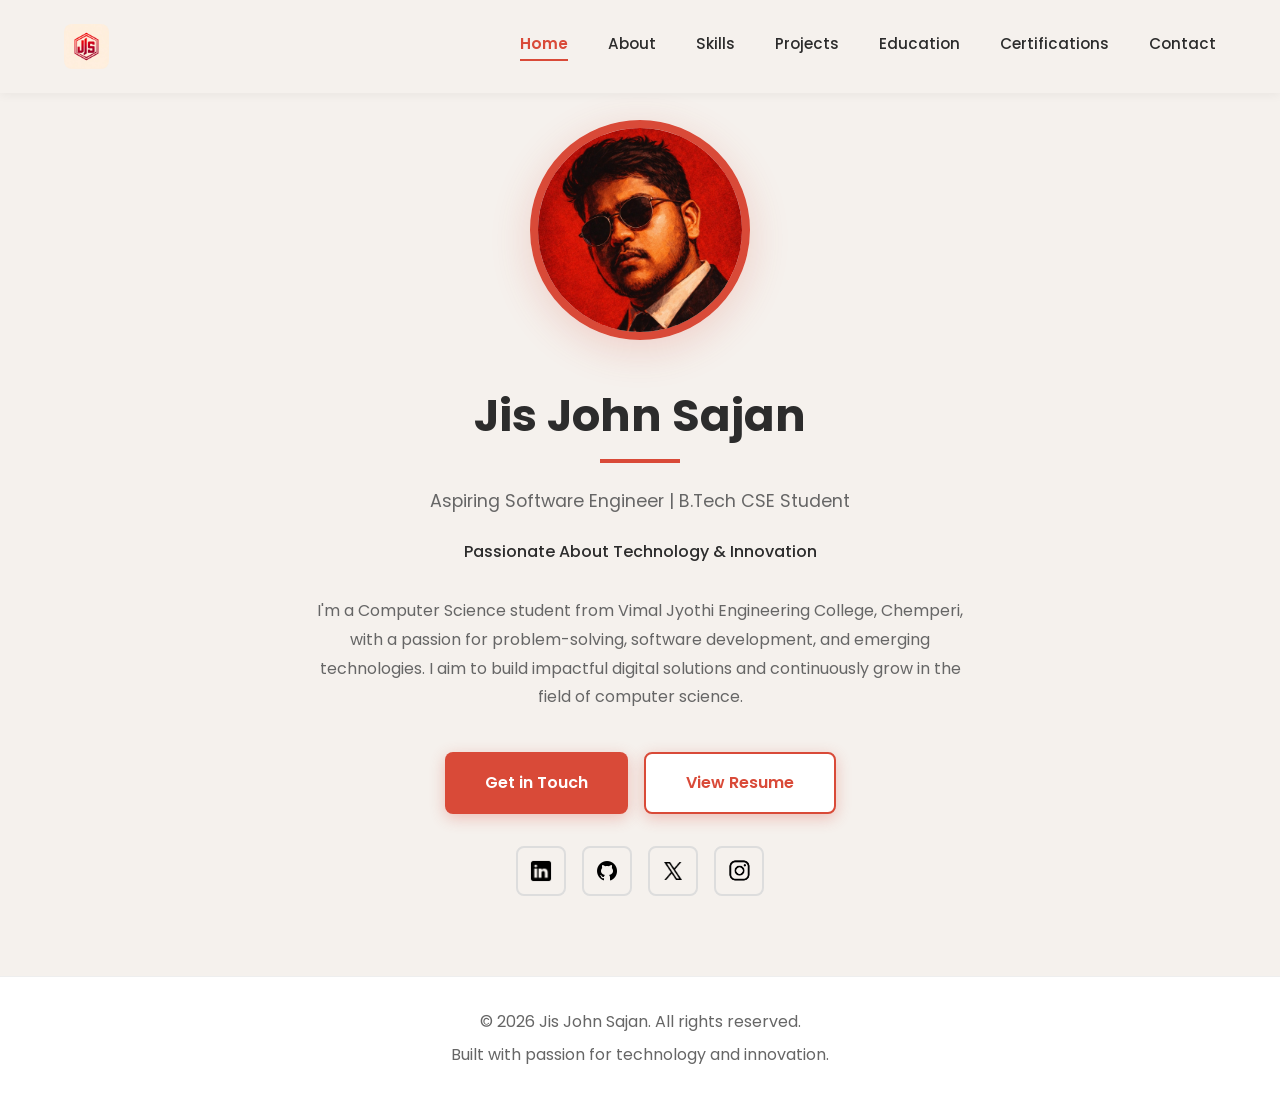
<file: index.html>
<!DOCTYPE html>
<html lang="en">
<head>
    <meta charset="UTF-8">
    <meta name="viewport" content="width=device-width, initial-scale=1.0">
    <title>Jis John Sajan - Home</title>
    <link href="https://fonts.googleapis.com/css2?family=Poppins:wght@300;400;500;600;700&display=swap" rel="stylesheet">
    <link rel="stylesheet" href="https://cdnjs.cloudflare.com/ajax/libs/font-awesome/6.4.0/css/all.min.css">
    <link rel="stylesheet" href="style.css">
</head>
<body>
    <header>
        <img src="logo.png" alt="JJS Logo" class="logo">
        <nav>
            <a href="index.html" class="active">Home</a>
            <a href="about.html">About</a>
            <a href="skills.html">Skills</a>
            <a href="projects.html">Projects</a>
            <a href="education.html">Education</a>
            <a href="certifications.html">Certifications</a>
            <a href="contact.html">Contact</a>
        </nav>
        <div class="menu-toggle">
            <span></span>
            <span></span>
            <span></span>
        </div>
    </header>

    <section class="hero">
        <img src="main.jpeg" alt="Jis John Sajan" class="profile-image">
        <h1>Jis John Sajan</h1>
        <div class="title-underline"></div>
        <p class="subtitle">Aspiring Software Engineer | B.Tech CSE Student</p>
        <p class="tagline">Passionate About Technology &amp; Innovation</p>
        <p class="hero-description">
            I'm a Computer Science student from Vimal Jyothi Engineering College, Chemperi, with a passion for problem-solving, software development, and emerging technologies. I aim to build impactful digital solutions and continuously grow in the field of computer science.
        </p>
        <div style="display: flex; gap: 1rem; justify-content: center; flex-wrap: wrap;">
            <a href="contact.html" class="cta-button">Get in Touch</a>
            
            <a href="Jis_John_Sajan_Resume.pdf" class="cta-button cta-button-secondary" download>View Resume</a>
        </div>
        <div class="social-links">
            <a href="https://www.linkedin.com/in/jis-john-sajan-4ab8382ab/" target="_blank" class="social-icon">
                <img src="icons8-linkedin-50.png" width="24" height="24" alt="LinkedIn">
            </a>
            <a href="https://github.com/jisjohnsajan" target="_blank" class="social-icon">
                <img src="icons8-github-96.png" width="24" height="24" alt="GitHub">
            </a>
            <a href="https://x.com/jis_johnny" target="_blank" class="social-icon">
                <img src="icons8-x-64.png" width="24" height="24" alt="X (Twitter)">
            </a>
            <a href="https://www.instagram.com/absolutely_jis.johnny/" target="_blank" class="social-icon">
                <img src="instagram-logo-facebook-2-svgrepo-com.png" width="27" height="27" alt="Instagram">
            </a>
        </div>
    </section>

    <footer>
        <p>&copy; 2026 Jis John Sajan. All rights reserved.</p>
        <p>Built with passion for technology and innovation.</p>
    </footer>

    <script>
        const menuToggle = document.querySelector('.menu-toggle');
        const nav = document.querySelector('nav');
        menuToggle.addEventListener('click', () => { nav.classList.toggle('active'); });
        document.querySelectorAll('nav a').forEach(link => {
            link.addEventListener('click', () => { nav.classList.remove('active'); });
        });
    </script>
</body>
</html>
</file>
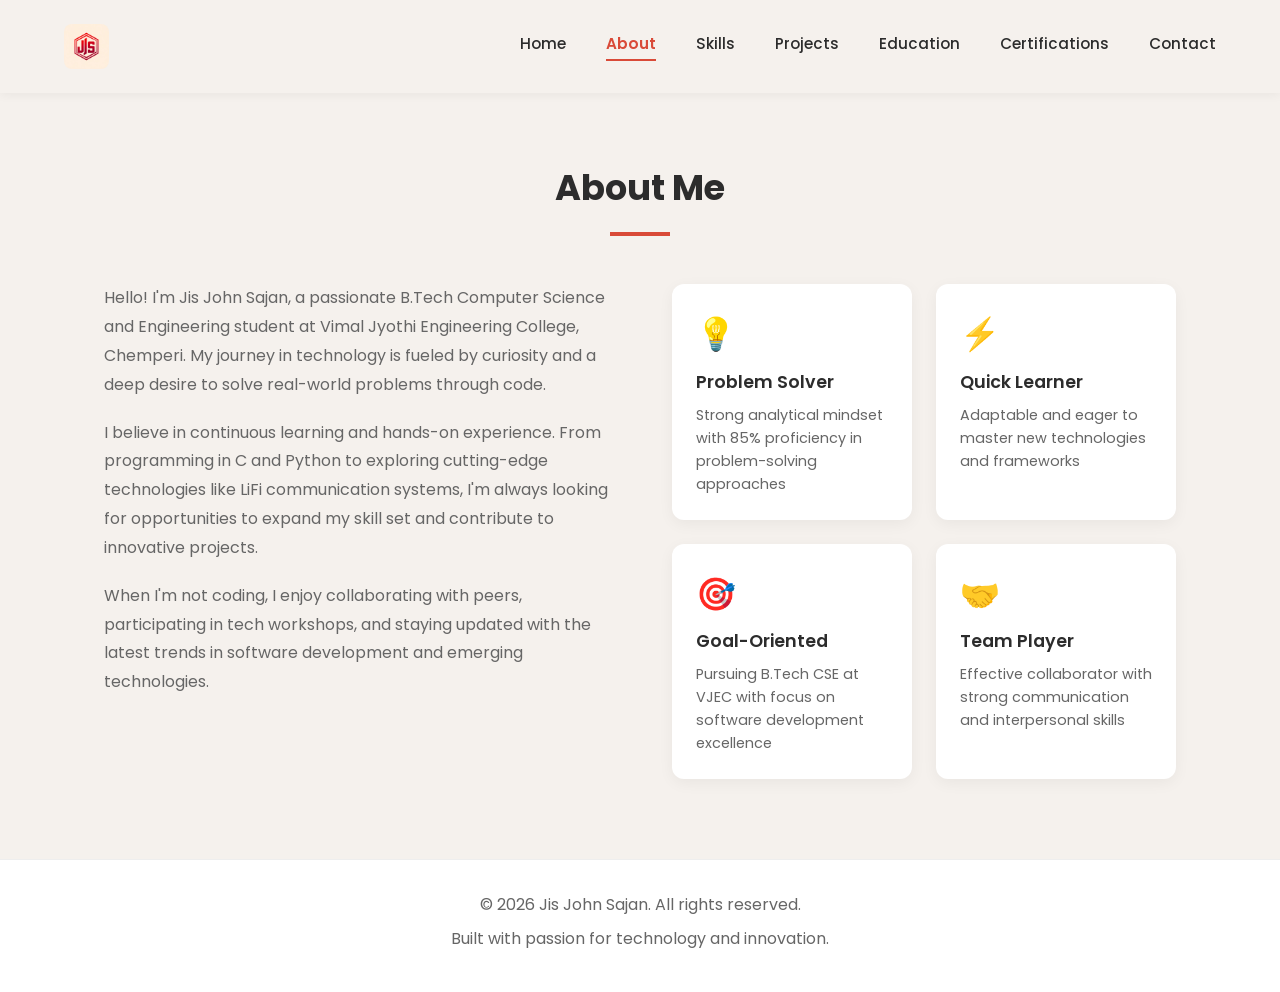
<file: about.html>
<!DOCTYPE html>
<html lang="en">
<head>
    <meta charset="UTF-8">
    <meta name="viewport" content="width=device-width, initial-scale=1.0">
    <title>Jis John Sajan - About</title>
    <link href="https://fonts.googleapis.com/css2?family=Poppins:wght@300;400;500;600;700&display=swap" rel="stylesheet">
    <link rel="stylesheet" href="https://cdnjs.cloudflare.com/ajax/libs/font-awesome/6.4.0/css/all.min.css">
    <link rel="stylesheet" href="style.css">
</head>
<body>
    <header>
        <img src="logo.png" alt="JJS Logo" class="logo">
        <nav>
            <a href="index.html">Home</a>
            <a href="about.html" class="active">About</a>
            <a href="skills.html">Skills</a>
            <a href="projects.html">Projects</a>
            <a href="education.html">Education</a>
            <a href="certifications.html">Certifications</a>
            <a href="contact.html">Contact</a>
        </nav>
        <div class="menu-toggle">
            <span></span>
            <span></span>
            <span></span>
        </div>
    </header>

    <section id="about">
        <h2 class="fade-in">About Me</h2>
        <div class="section-underline fade-in"></div>
        <div class="about-content">
            <div class="about-text fade-in">
                <p>
                    Hello! I'm Jis John Sajan, a passionate B.Tech Computer Science and Engineering student at Vimal Jyothi Engineering College, Chemperi. My journey in technology is fueled by curiosity and a deep desire to solve real-world problems through code.
                </p>
                <p>
                    I believe in continuous learning and hands-on experience. From programming in C and Python to exploring cutting-edge technologies like LiFi communication systems, I'm always looking for opportunities to expand my skill set and contribute to innovative projects.
                </p>
                <p>
                    When I'm not coding, I enjoy collaborating with peers, participating in tech workshops, and staying updated with the latest trends in software development and emerging technologies.
                </p>
            </div>
            <div class="highlights-grid fade-in">
                <div class="highlight-card">
                    <div class="highlight-icon">💡</div>
                    <h4>Problem Solver</h4>
                    <p>Strong analytical mindset with 85% proficiency in problem-solving approaches</p>
                </div>
                <div class="highlight-card">
                    <div class="highlight-icon">⚡</div>
                    <h4>Quick Learner</h4>
                    <p>Adaptable and eager to master new technologies and frameworks</p>
                </div>
                <div class="highlight-card">
                    <div class="highlight-icon">🎯</div>
                    <h4>Goal-Oriented</h4>
                    <p>Pursuing B.Tech CSE at VJEC with focus on software development excellence</p>
                </div>
                <div class="highlight-card">
                    <div class="highlight-icon">🤝</div>
                    <h4>Team Player</h4>
                    <p>Effective collaborator with strong communication and interpersonal skills</p>
                </div>
            </div>
        </div>
    </section>

    <footer>
        <p>&copy; 2026 Jis John Sajan. All rights reserved.</p>
        <p>Built with passion for technology and innovation.</p>
    </footer>

    <script>
        const menuToggle = document.querySelector('.menu-toggle');
        const nav = document.querySelector('nav');
        menuToggle.addEventListener('click', () => { nav.classList.toggle('active'); });
        document.querySelectorAll('nav a').forEach(link => {
            link.addEventListener('click', () => { nav.classList.remove('active'); });
        });
        document.querySelectorAll('.fade-in').forEach(el => {
            const observer = new IntersectionObserver((entries) => {
                entries.forEach(entry => { if (entry.isIntersecting) entry.target.classList.add('visible'); });
            }, { threshold: 0.1 });
            observer.observe(el);
        });
    </script>
</body>
</html>
</file>
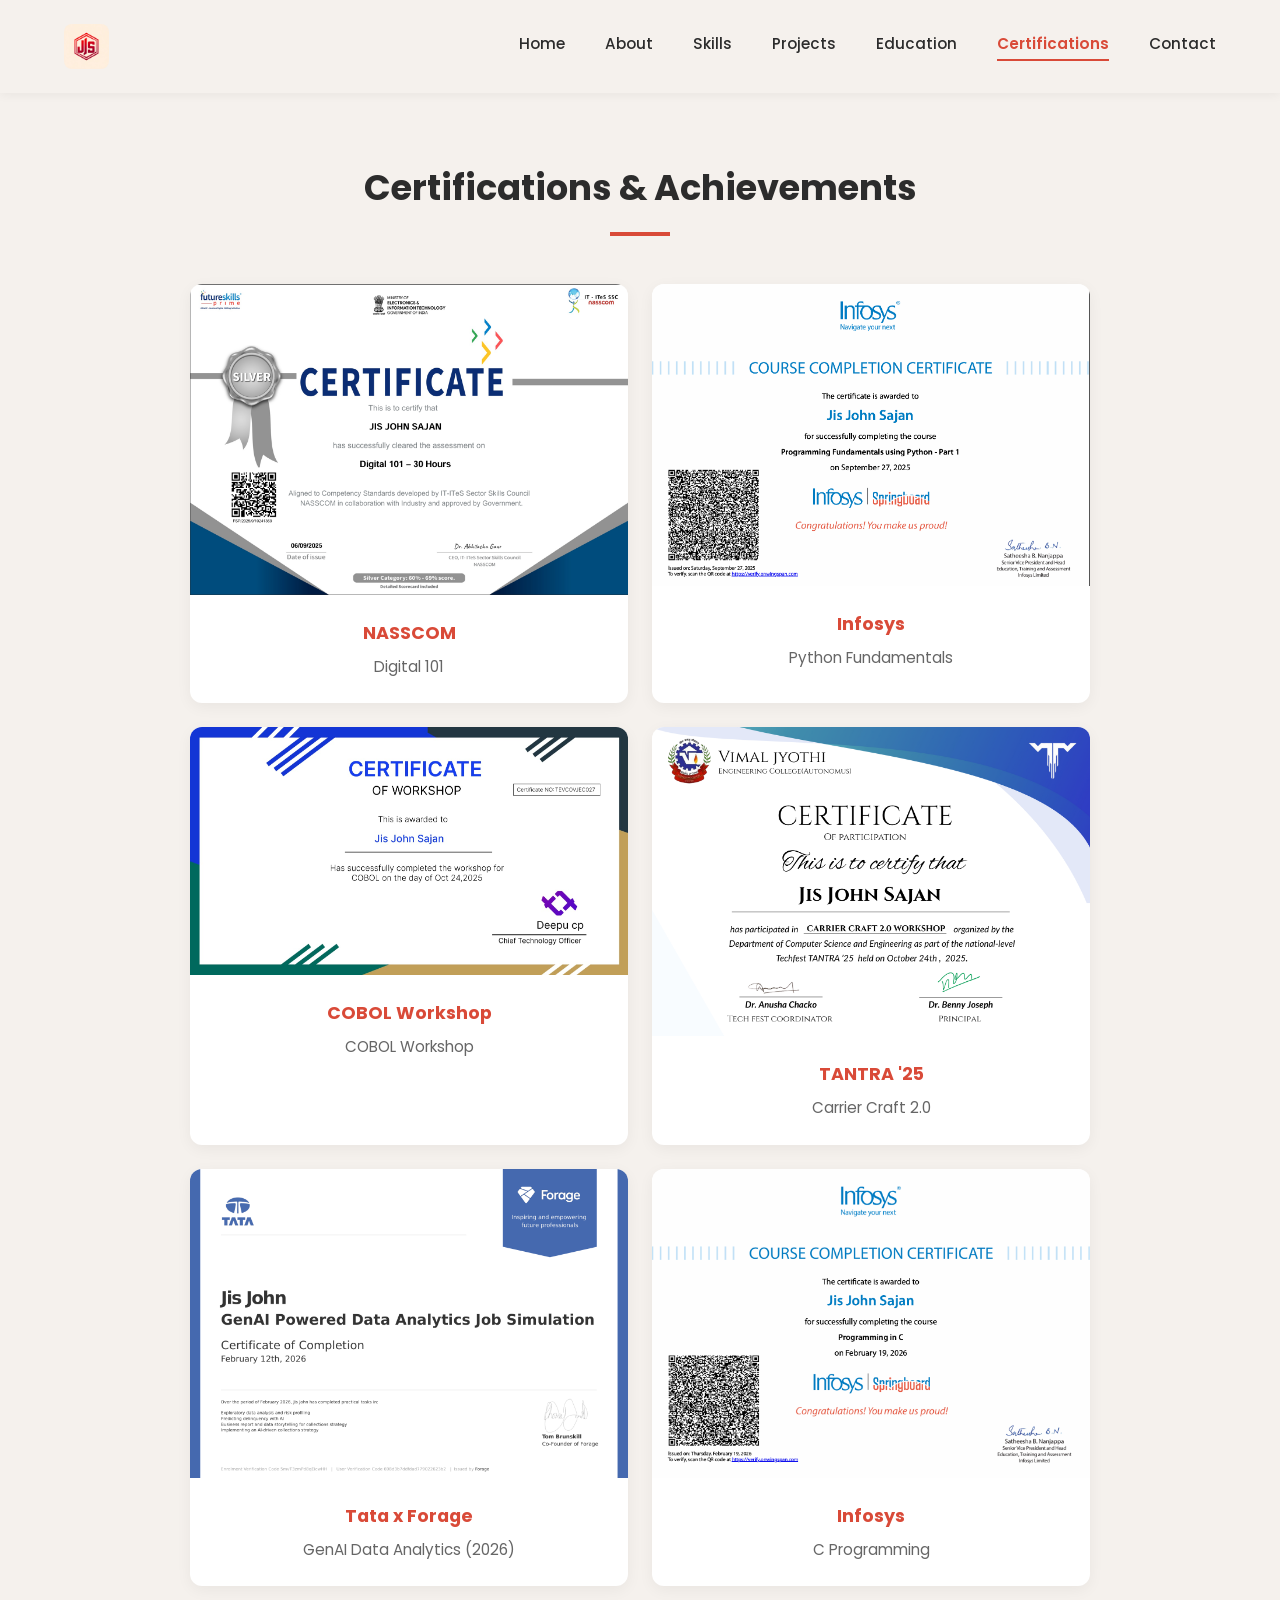
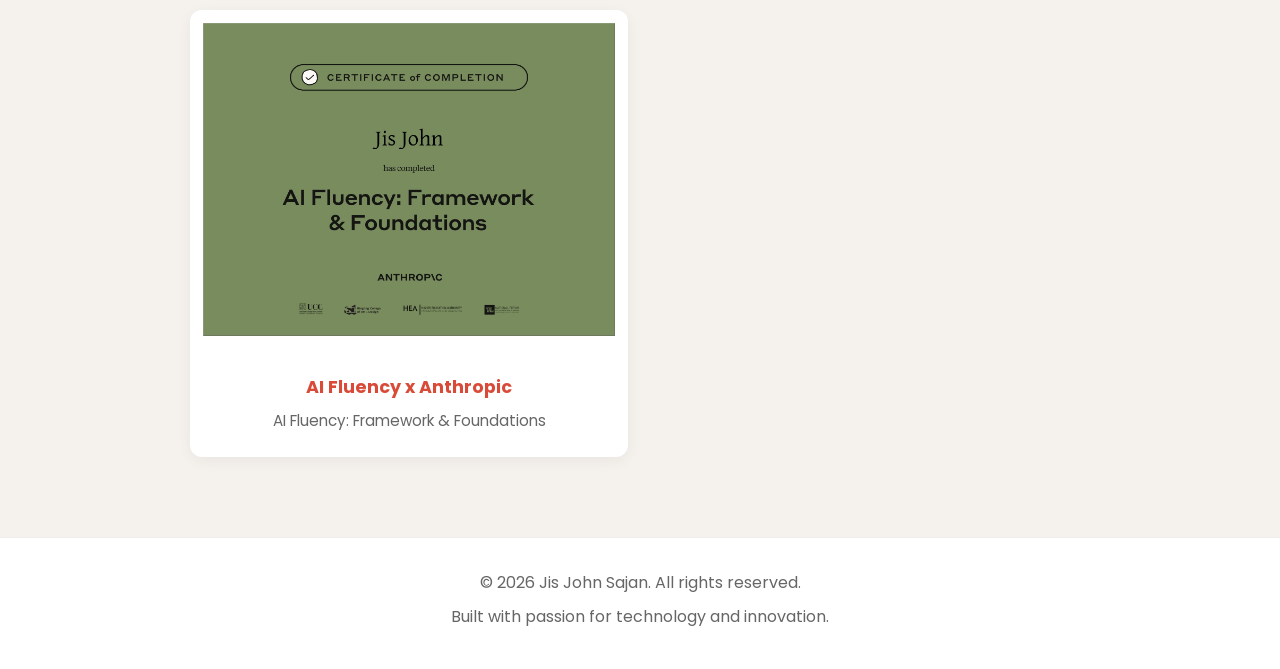
<file: certifications.html>
<!DOCTYPE html>
<html lang="en">
<head>
    <meta charset="UTF-8">
    <meta name="viewport" content="width=device-width, initial-scale=1.0">
    <title>Jis John Sajan - Certifications</title>
    <link href="https://fonts.googleapis.com/css2?family=Poppins:wght@300;400;500;600;700&display=swap" rel="stylesheet">
    <link rel="stylesheet" href="https://cdnjs.cloudflare.com/ajax/libs/font-awesome/6.4.0/css/all.min.css">
    <link rel="stylesheet" href="style.css">
</head>
<body>
    <header>
        <img src="logo.png" alt="JJS Logo" class="logo">
        <nav>
            <a href="index.html">Home</a>
            <a href="about.html">About</a>
            <a href="skills.html">Skills</a>
            <a href="projects.html">Projects</a>
            <a href="education.html">Education</a>
            <a href="certifications.html" class="active">Certifications</a>
            <a href="contact.html">Contact</a>
        </nav>
        <div class="menu-toggle">
            <span></span>
            <span></span>
            <span></span>
        </div>
    </header>

    <section id="certifications">
        <h2 class="fade-in">Certifications &amp; Achievements</h2>
        <div class="section-underline fade-in"></div>
        <div class="cert-grid">
            <div class="cert-card fade-in">
                <img src="cert-digital-101.png" alt="NASSCOM Digital 101 Certificate">
                <div class="cert-info">
                    <strong>NASSCOM</strong>
                    <p>Digital 101</p>
                </div>
            </div>
            <div class="cert-card fade-in">
                <img src="cert-infosys-python.png" alt="Infosys Springboard Python Certificate">
                <div class="cert-info">
                    <strong>Infosys</strong>
                    <p>Python Fundamentals</p>
                </div>
            </div>
            <div class="cert-card fade-in">
                <img src="cert-cobol.jpg" alt="COBOL Workshop Certificate">
                <div class="cert-info">
                    <strong>COBOL Workshop</strong>
                    <p>COBOL Workshop</p>
                </div>
            </div>
            <div class="cert-card fade-in">
                <img src="cert-carrier-craft.png" alt="Carrier Craft 2.0 Certificate">
                <div class="cert-info">
                    <strong>TANTRA '25</strong>
                    <p>Carrier Craft 2.0</p>
                </div>
            </div>
            <div class="cert-card fade-in">
                <img src="cert-tata-forage.png" alt="Tata Forage Certificate">
                <div class="cert-info">
                    <strong>Tata x Forage</strong>
                    <p>GenAI Data Analytics (2026)</p>
                </div>
            </div>
            <div class="cert-card fade-in">
                <img src="cert-infosys-c.png" alt="Infosys Springboard C Programming Certificate">
                <div class="cert-info">
                    <strong>Infosys</strong>
                    <p>C Programming</p>
                </div>
            </div>
            <div class="cert-card fade-in">
                <img src="ai-fluency.jpg" alt="AI Fluency Certificate">
                <div class="cert-info">
                    <strong>AI Fluency x Anthropic</strong>
                    <p>AI Fluency: Framework & Foundations</p>
                </div>
            </div>
        </div>
    </section>

    <footer>
        <p>&copy; 2026 Jis John Sajan. All rights reserved.</p>
        <p>Built with passion for technology and innovation.</p>
    </footer>

    <script>
        const menuToggle = document.querySelector('.menu-toggle');
        const nav = document.querySelector('nav');
        menuToggle.addEventListener('click', () => { nav.classList.toggle('active'); });
        document.querySelectorAll('nav a').forEach(link => {
            link.addEventListener('click', () => { nav.classList.remove('active'); });
        });
        document.querySelectorAll('.fade-in').forEach(el => {
            const observer = new IntersectionObserver((entries) => {
                entries.forEach(entry => { if (entry.isIntersecting) entry.target.classList.add('visible'); });
            }, { threshold: 0.1 });
            observer.observe(el);
        });
    </script>
</body>
</html>
</file>
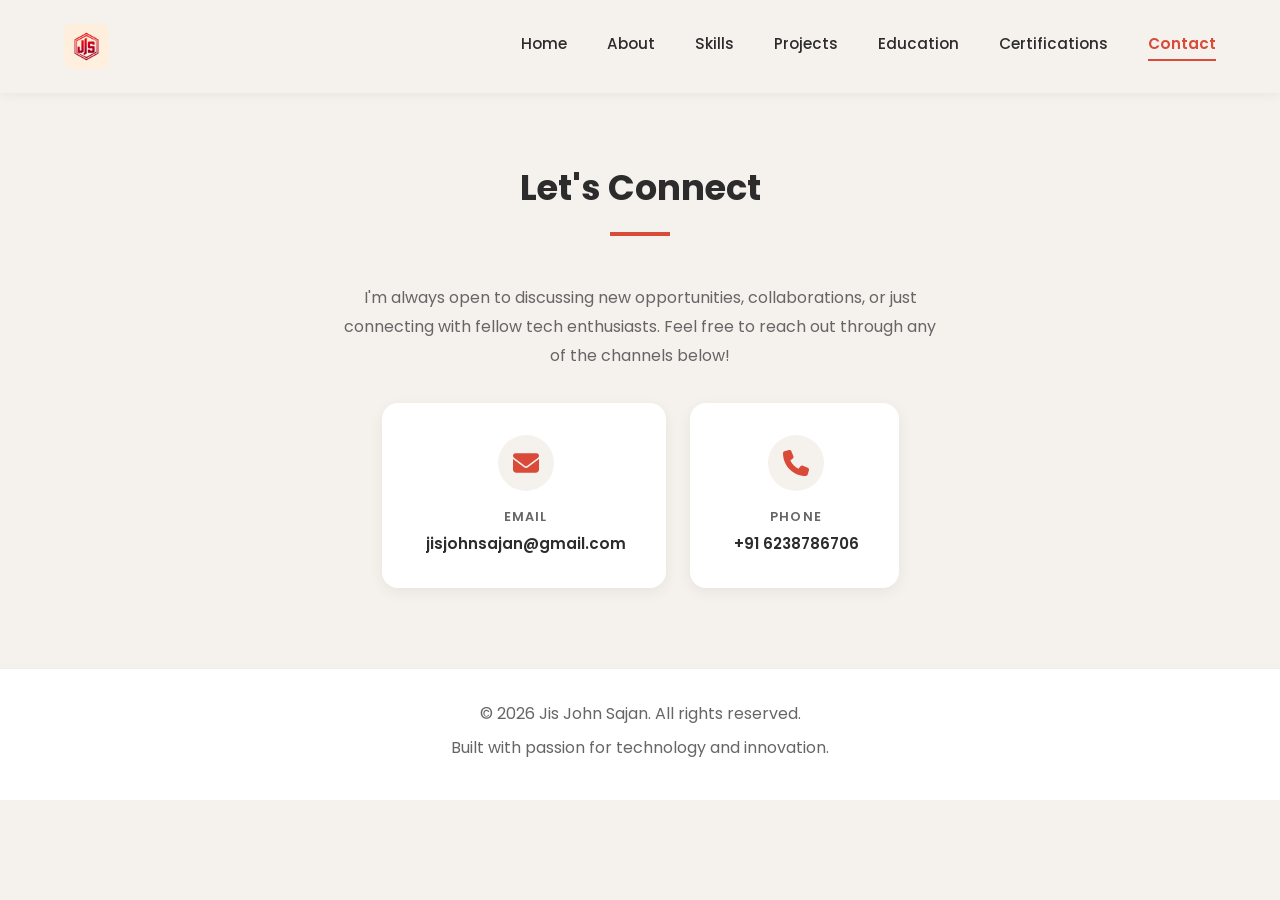
<file: contact.html>
<!DOCTYPE html>
<html lang="en">
<head>
    <meta charset="UTF-8">
    <meta name="viewport" content="width=device-width, initial-scale=1.0">
    <title>Jis John Sajan - Contact</title>
    <link href="https://fonts.googleapis.com/css2?family=Poppins:wght@300;400;500;600;700&display=swap" rel="stylesheet">
    <link rel="stylesheet" href="https://cdnjs.cloudflare.com/ajax/libs/font-awesome/6.4.0/css/all.min.css">
    <link rel="stylesheet" href="style.css">
</head>
<body>
    <header>
        <img src="logo.png" alt="JJS Logo" class="logo">
        <nav>
            <a href="index.html">Home</a>
            <a href="about.html">About</a>
            <a href="skills.html">Skills</a>
            <a href="projects.html">Projects</a>
            <a href="education.html">Education</a>
            <a href="certifications.html">Certifications</a>
            <a href="contact.html" class="active">Contact</a>
        </nav>
        <div class="menu-toggle">
            <span></span>
            <span></span>
            <span></span>
        </div>
    </header>

    <section id="contact">
        <h2 class="fade-in">Let's Connect</h2>
        <div class="section-underline fade-in"></div>
        <div class="contact-content fade-in">
            <p>
                I'm always open to discussing new opportunities, collaborations, or just connecting with fellow tech enthusiasts. Feel free to reach out through any of the channels below!
            </p>
            <div class="contact-links">

                <!-- Email Card -->
                <a href="mailto:jisjohnsajan@gmail.com" class="contact-card">
                    <div class="contact-icon-wrap">
                        <svg xmlns="http://www.w3.org/2000/svg" viewBox="0 0 512 512" fill="#d94a38" width="26" height="26">
                            <path d="M48 64C21.5 64 0 85.5 0 112c0 15.1 7.1 29.3 19.2 38.4L236.8 313.6c11.4 8.5 27 8.5 38.4 0L492.8 150.4c12.1-9.1 19.2-23.3 19.2-38.4c0-26.5-21.5-48-48-48L48 64zM0 176L0 384c0 35.3 28.7 64 64 64l384 0c35.3 0 64-28.7 64-64l0-208L294.4 339.2c-22.8 17.1-54 17.1-76.8 0L0 176z"/>
                        </svg>
                    </div>
                    <span class="contact-label">Email</span>
                    <span class="contact-value">jisjohnsajan@gmail.com</span>
                </a>

                <!-- Phone Card -->
                <a href="tel:+916238786706" class="contact-card">
                    <div class="contact-icon-wrap">
                        <svg xmlns="http://www.w3.org/2000/svg" viewBox="0 0 512 512" fill="#d94a38" width="26" height="26">
                            <path d="M164.9 24.6c-7.7-18.6-28-28.5-47.4-23.2l-88 24C11.1 30.6 0 46.3 0 64c0 247.4 200.6 448 448 448c17.7 0 33.4-11.1 38.6-27.5l24-88c5.3-19.4-4.6-39.7-23.2-47.4l-96-40c-16.3-6.8-35.2-2.1-46.3 11.6L304.7 368C234.3 334.7 177.3 277.7 144 207.3L193.3 167c13.7-11.2 18.4-30 11.6-46.3l-40-96z"/>
                        </svg>
                    </div>
                    <span class="contact-label">Phone</span>
                    <span class="contact-value">+91 6238786706</span>
                </a>

            </div>
        </div>
    </section>

    <footer>
        <p>&copy; 2026 Jis John Sajan. All rights reserved.</p>
        <p>Built with passion for technology and innovation.</p>
    </footer>

    <script>
        const menuToggle = document.querySelector('.menu-toggle');
        const nav = document.querySelector('nav');
        menuToggle.addEventListener('click', () => { nav.classList.toggle('active'); });
        document.querySelectorAll('nav a').forEach(link => {
            link.addEventListener('click', () => { nav.classList.remove('active'); });
        });
        document.querySelectorAll('.fade-in').forEach(el => {
            const observer = new IntersectionObserver((entries) => {
                entries.forEach(entry => { if (entry.isIntersecting) entry.target.classList.add('visible'); });
            }, { threshold: 0.1 });
            observer.observe(el);
        });
    </script>
</body>
</html>
</file>
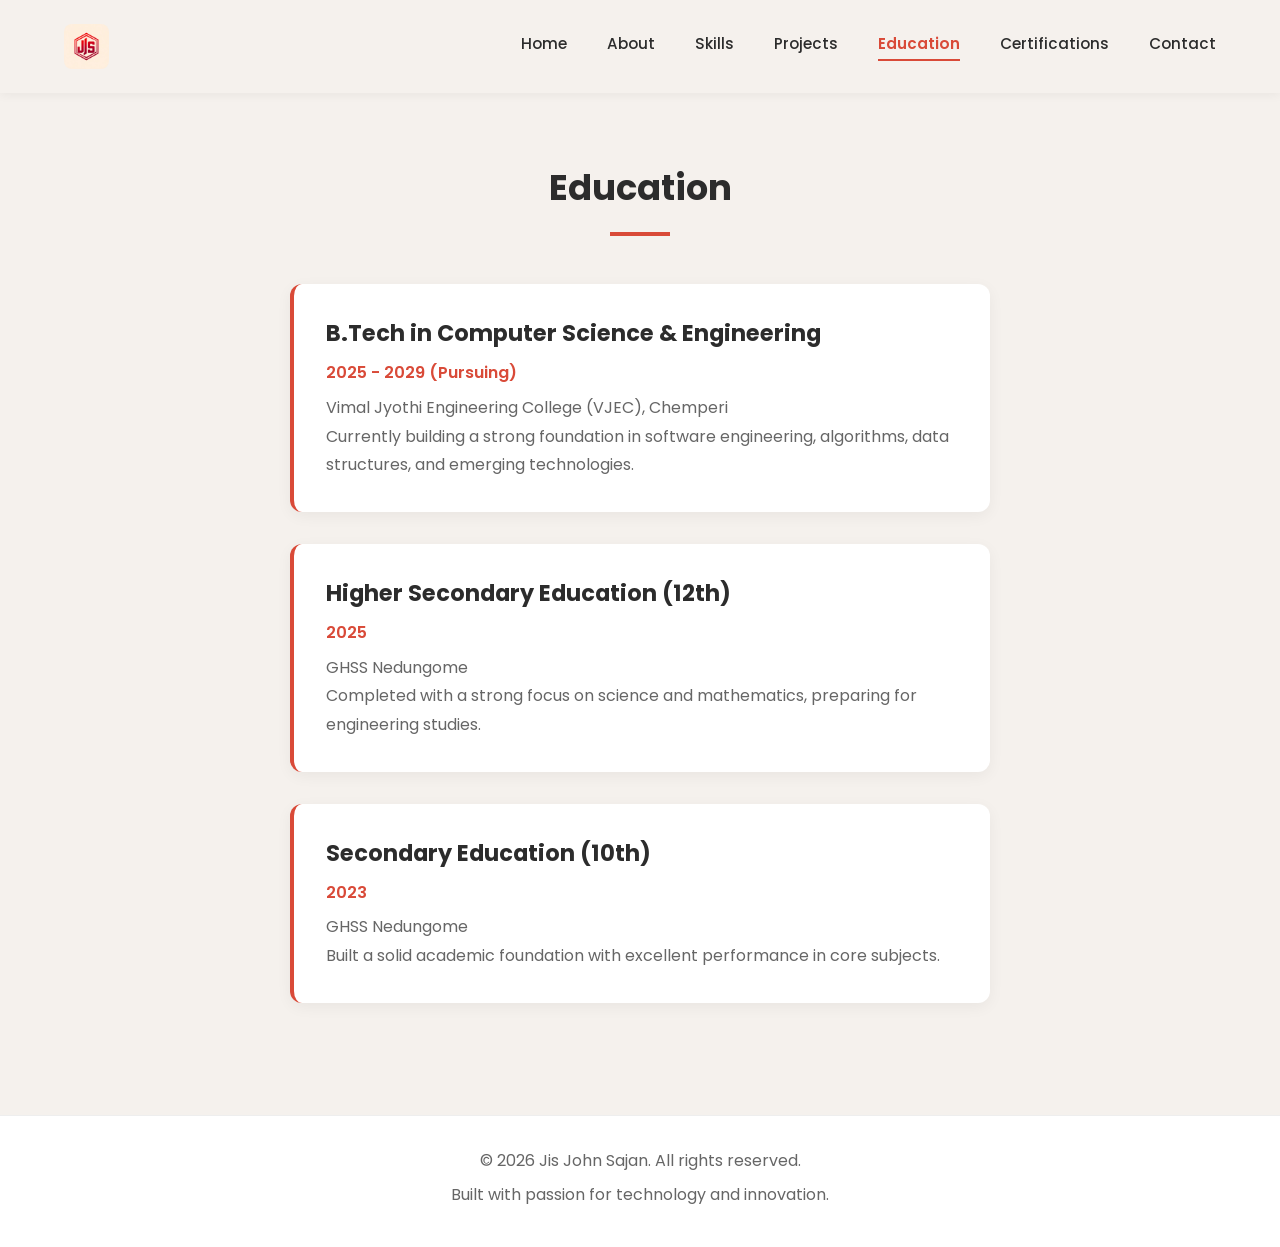
<file: education.html>
<!DOCTYPE html>
<html lang="en">
<head>
    <meta charset="UTF-8">
    <meta name="viewport" content="width=device-width, initial-scale=1.0">
    <title>Jis John Sajan - Education</title>
    <link href="https://fonts.googleapis.com/css2?family=Poppins:wght@300;400;500;600;700&display=swap" rel="stylesheet">
    <link rel="stylesheet" href="https://cdnjs.cloudflare.com/ajax/libs/font-awesome/6.4.0/css/all.min.css">
    <link rel="stylesheet" href="style.css">
</head>
<body>
    <header>
        <img src="logo.png" alt="JJS Logo" class="logo">
        <nav>
            <a href="index.html">Home</a>
            <a href="about.html">About</a>
            <a href="skills.html">Skills</a>
            <a href="projects.html">Projects</a>
            <a href="education.html" class="active">Education</a>
            <a href="certifications.html">Certifications</a>
            <a href="contact.html">Contact</a>
        </nav>
        <div class="menu-toggle">
            <span></span>
            <span></span>
            <span></span>
        </div>
    </header>

    <section id="education">
        <h2 class="fade-in">Education</h2>
        <div class="section-underline fade-in"></div>
        <div class="timeline">
            <div class="timeline-item fade-in">
                <h3>B.Tech in Computer Science &amp; Engineering</h3>
                <span class="timeline-year">2025 - 2029 (Pursuing)</span>
                <p>Vimal Jyothi Engineering College (VJEC), Chemperi</p>
                <p>Currently building a strong foundation in software engineering, algorithms, data structures, and emerging technologies.</p>
            </div>
            <div class="timeline-item fade-in">
                <h3>Higher Secondary Education (12th)</h3>
                <span class="timeline-year">2025</span>
                <p>GHSS Nedungome</p>
                <p>Completed with a strong focus on science and mathematics, preparing for engineering studies.</p>
            </div>
            <div class="timeline-item fade-in">
                <h3>Secondary Education (10th)</h3>
                <span class="timeline-year">2023</span>
                <p>GHSS Nedungome</p>
                <p>Built a solid academic foundation with excellent performance in core subjects.</p>
            </div>
        </div>
    </section>

    <footer>
        <p>&copy; 2026 Jis John Sajan. All rights reserved.</p>
        <p>Built with passion for technology and innovation.</p>
    </footer>

    <script>
        const menuToggle = document.querySelector('.menu-toggle');
        const nav = document.querySelector('nav');
        menuToggle.addEventListener('click', () => { nav.classList.toggle('active'); });
        document.querySelectorAll('nav a').forEach(link => {
            link.addEventListener('click', () => { nav.classList.remove('active'); });
        });
        document.querySelectorAll('.fade-in').forEach(el => {
            const observer = new IntersectionObserver((entries) => {
                entries.forEach(entry => { if (entry.isIntersecting) entry.target.classList.add('visible'); });
            }, { threshold: 0.1 });
            observer.observe(el);
        });
    </script>
</body>
</html>
</file>
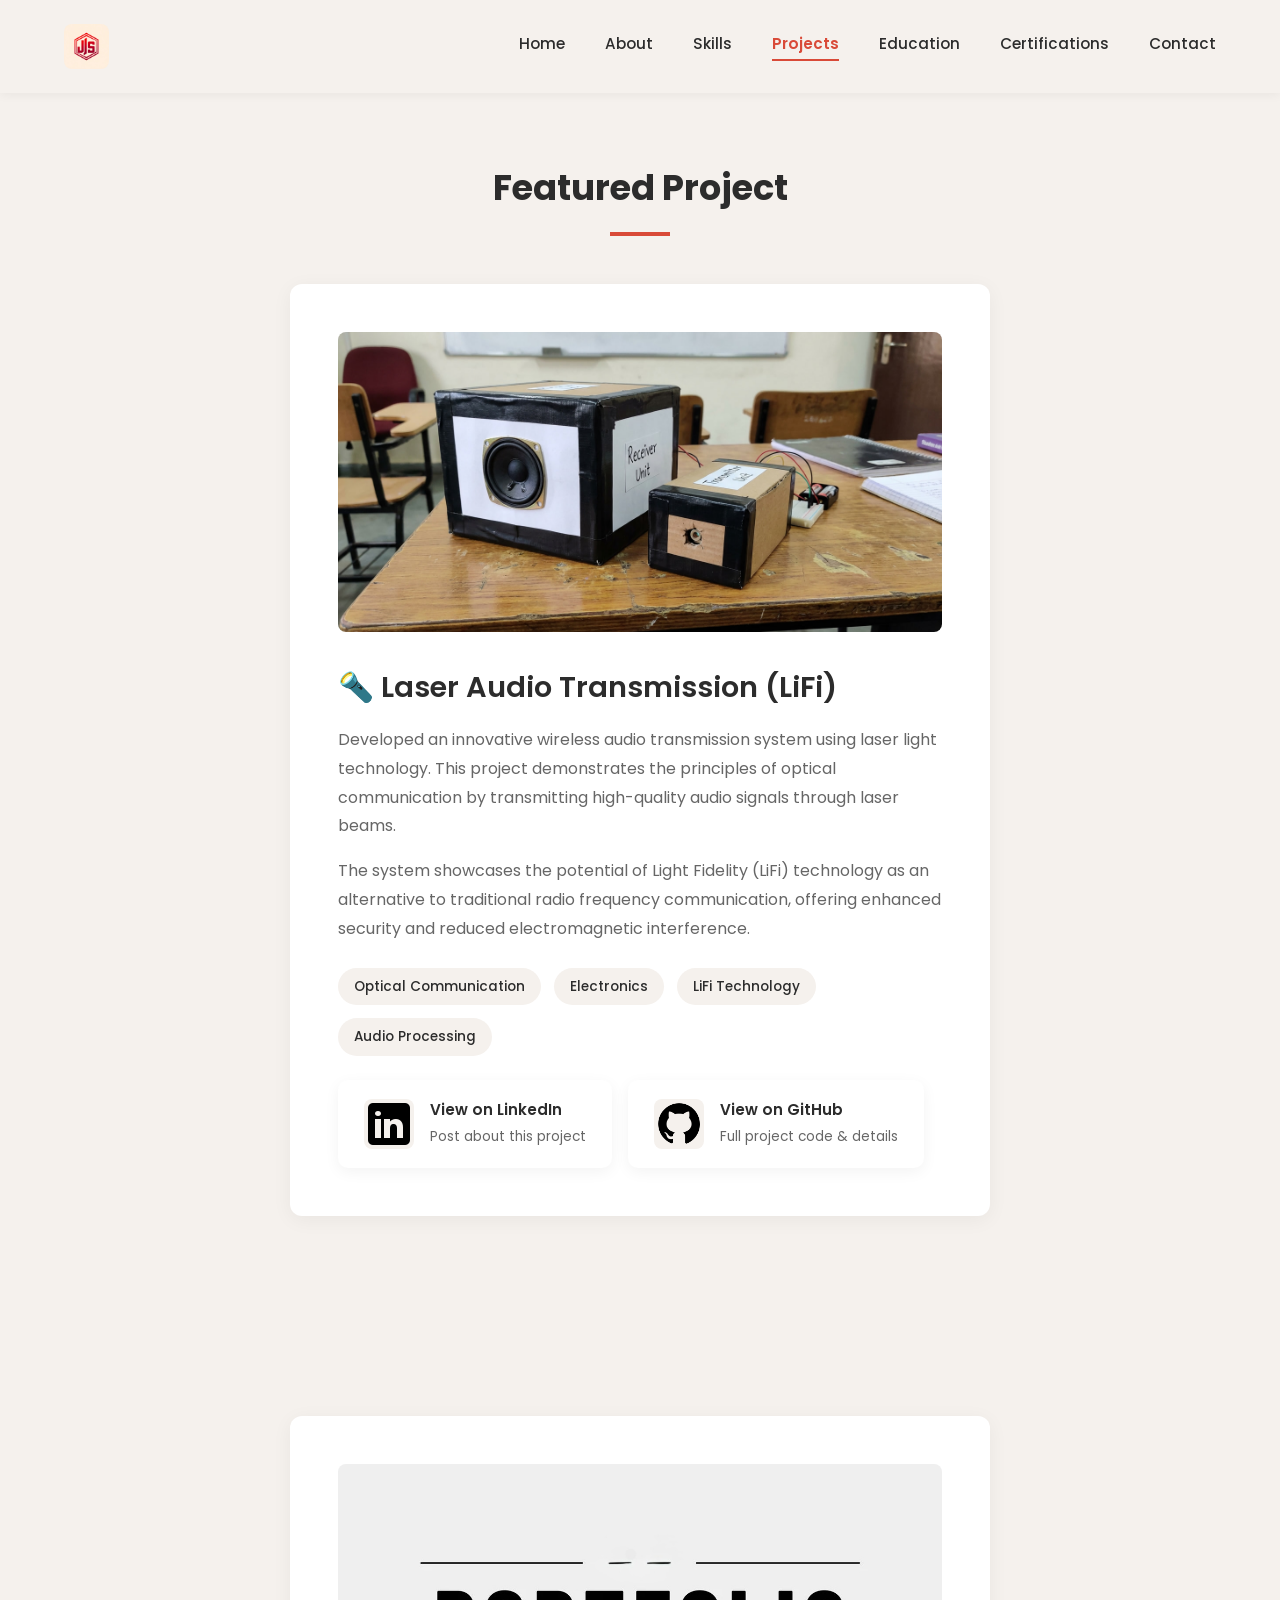
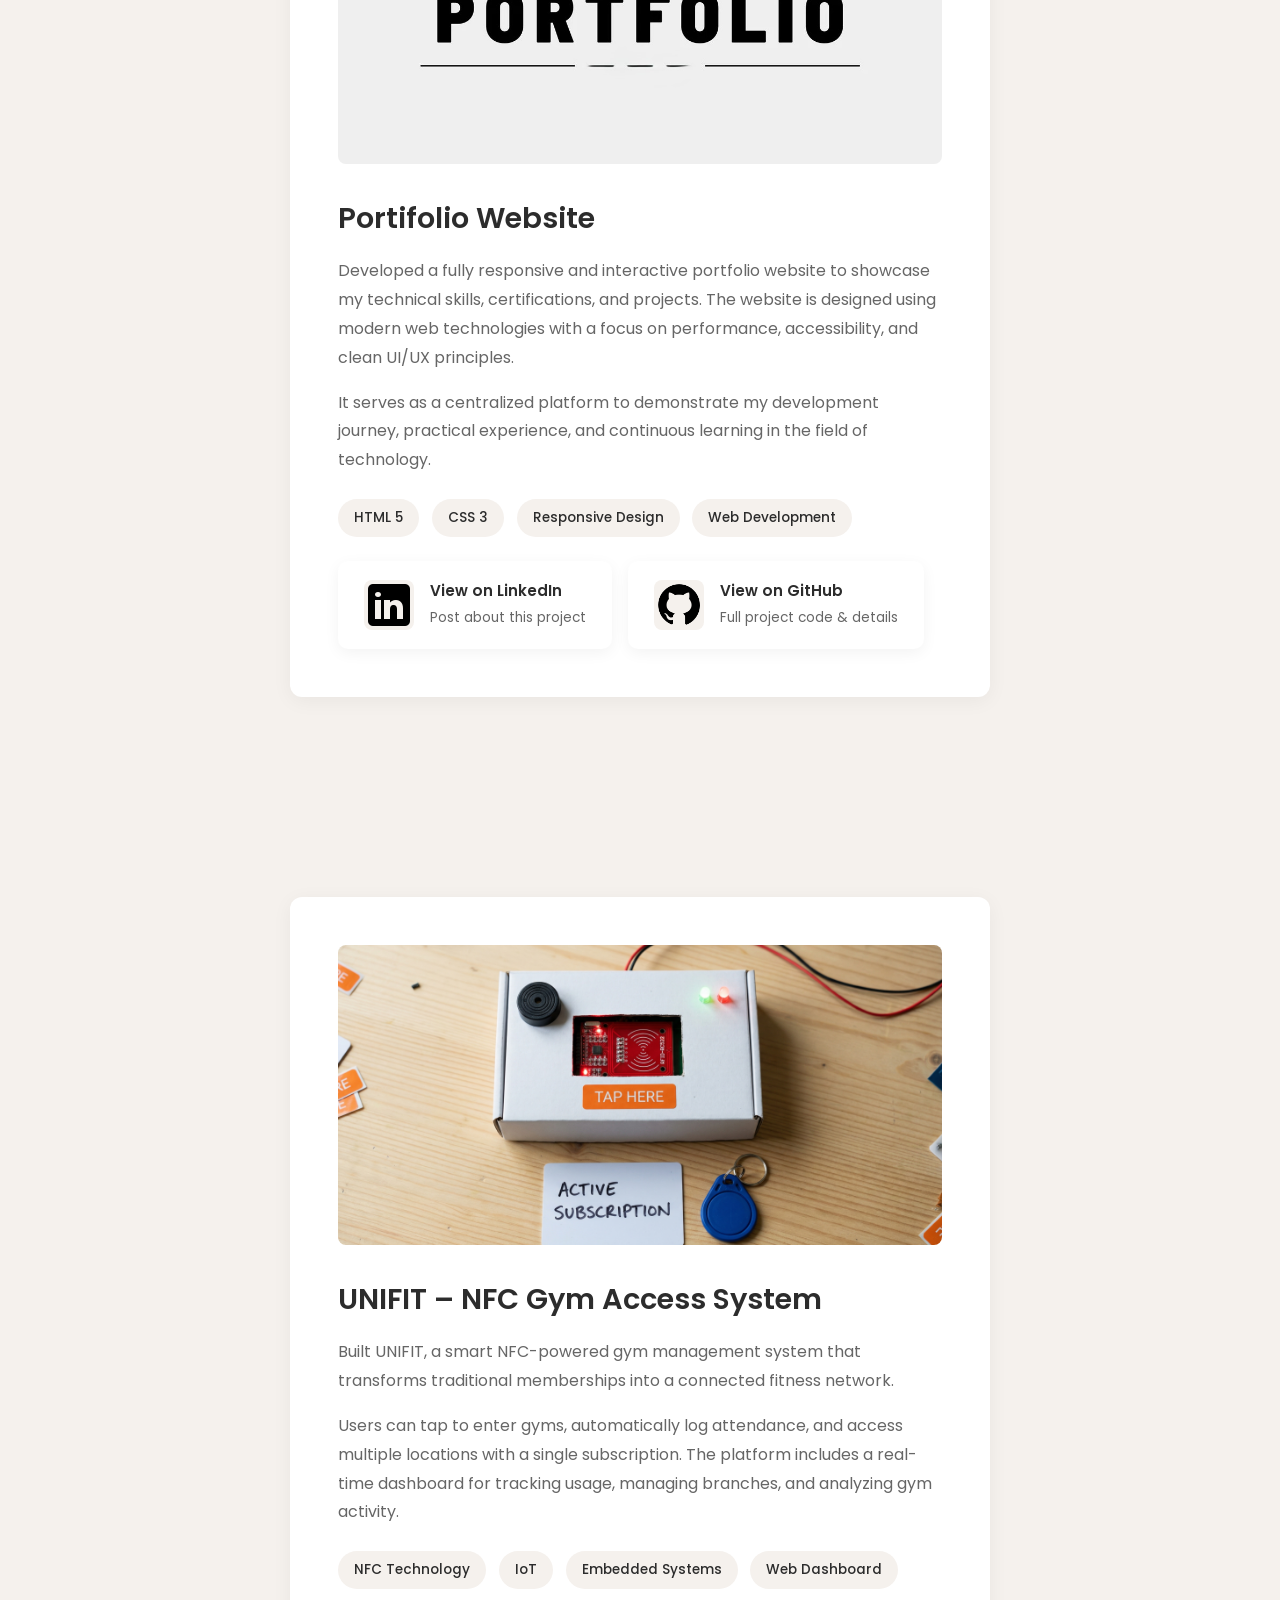
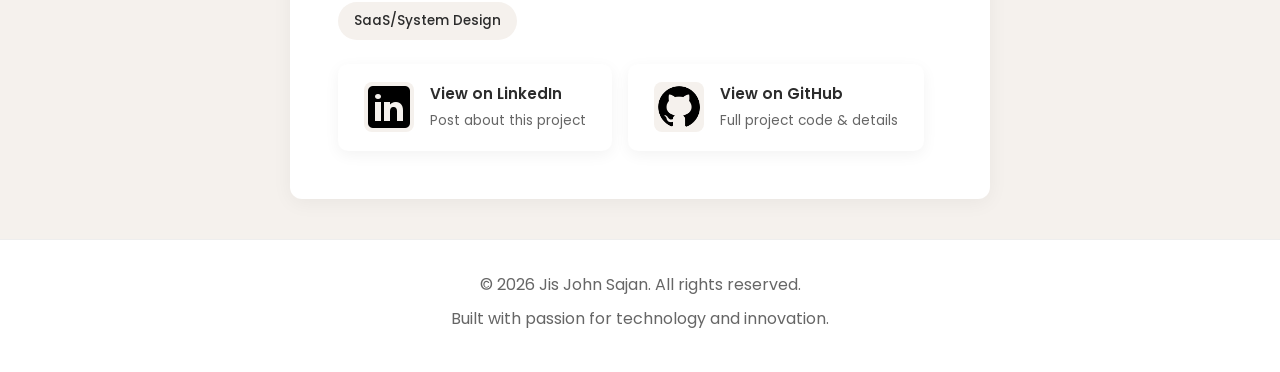
<file: projects.html>
<!DOCTYPE html>
<html lang="en">
<head>
    <meta charset="UTF-8">
    <meta name="viewport" content="width=device-width, initial-scale=1.0">
    <title>Jis John Sajan - Projects</title>
    <link href="https://fonts.googleapis.com/css2?family=Poppins:wght@300;400;500;600;700&display=swap" rel="stylesheet">
    <link rel="stylesheet" href="https://cdnjs.cloudflare.com/ajax/libs/font-awesome/6.4.0/css/all.min.css">
    <link rel="stylesheet" href="style.css">
</head>
<body>
    <header>
        <img src="logo.png" alt="JJS Logo" class="logo">
        <nav>
            <a href="index.html">Home</a>
            <a href="about.html">About</a>
            <a href="skills.html">Skills</a>
            <a href="projects.html" class="active">Projects</a>
            <a href="education.html">Education</a>
            <a href="certifications.html">Certifications</a>
            <a href="contact.html">Contact</a>
        </nav>
        <div class="menu-toggle">
            <span></span>
            <span></span>
            <span></span>
        </div>
    </header>

    <section id="projects">
        <h2 class="fade-in">Featured Project</h2>
        <div class="section-underline fade-in"></div>
        <div class="project-card fade-in">
            <img src="project-laser-audio.jpg" alt="Laser Audio Transmission Project" style="width: 100%; height: 300px; object-fit: cover; border-radius: 8px; margin-bottom: 1.5rem;">
            <h3>🔦 Laser Audio Transmission (LiFi)</h3>
            <p>
                Developed an innovative wireless audio transmission system using laser light technology. This project demonstrates the principles of optical communication by transmitting high-quality audio signals through laser beams.
            </p>
            <p>
                The system showcases the potential of Light Fidelity (LiFi) technology as an alternative to traditional radio frequency communication, offering enhanced security and reduced electromagnetic interference.
            </p>
            <div class="tech-tags">
                <span class="tech-tag">Optical Communication</span>
                <span class="tech-tag">Electronics</span>
                <span class="tech-tag">LiFi Technology</span>
                <span class="tech-tag">Audio Processing</span>
            </div>
            
            <div style="margin-top: 1.5rem; display: flex; gap: 1rem; flex-wrap: wrap;">
                <a href="https://www.linkedin.com/feed/update/urn:li:activity:7289575994871205888/" target="_blank" class="project-link-card">
                    <img src="icons8-linkedin-50.png" alt="LinkedIn Post" class="project-link-img">
                    <div class="project-link-text">
                        <strong>View on LinkedIn</strong>
                        <p>Post about this project</p>
                    </div>
                </a>
                <a href="https://github.com/jisjohnsajan/Laser-Audio-Transmission_LiFi" target="_blank" class="project-link-card">
                    <img src="icons8-github-96.png" alt="GitHub Repository" class="project-link-img">
                    <div class="project-link-text">
                        <strong>View on GitHub</strong>
                        <p>Full project code & details</p>
                    </div>
                </a>
            </div>
        </div>
    </section>

    <section id="projects">
        <div class="project-card fade-in">
            <img src="portifolio.jpg" alt="Portifolio Website" style="width: 100%; height: 300px; object-fit: cover; border-radius: 8px; margin-bottom: 1.5rem;">
            <h3>Portifolio Website</h3>
            <p>
                Developed a fully responsive and interactive portfolio website to showcase my technical skills, certifications, and projects. The website is designed using modern web technologies with a focus on performance, accessibility, and clean UI/UX principles.
            </p>
            <p>
                 It serves as a centralized platform to demonstrate my development journey, practical experience, and continuous learning in the field of technology.
            </p>
            <div class="tech-tags">
                <span class="tech-tag">HTML 5</span>
                <span class="tech-tag">CSS 3</span>
                <span class="tech-tag">Responsive Design</span>
                <span class="tech-tag">Web Development</span>
            </div>
            
            <div style="margin-top: 1.5rem; display: flex; gap: 1rem; flex-wrap: wrap;">
                <a href="https://www.linkedin.com/feed/update/urn:li:activity:7429908148406272000/" target="_blank" class="project-link-card">
                    <img src="icons8-linkedin-50.png" alt="LinkedIn Post" class="project-link-img">
                    <div class="project-link-text">
                        <strong>View on LinkedIn</strong>
                        <p>Post about this project</p>
                    </div>
                </a>
                <a href="https://github.com/jisjohnsajan/jisjohnsajan-portifolio" target="_blank" class="project-link-card">
                    <img src="icons8-github-96.png" alt="GitHub Repository" class="project-link-img">
                    <div class="project-link-text">
                        <strong>View on GitHub</strong>
                        <p>Full project code & details</p>
                    </div>
                </a>
            </div>
        </div>
    </section>
    
    <section id="projects">
        <div class="project-card fade-in">
            <img src="unifit.jpg" alt="Unifit-Platform" style="width: 100%; height: 300px; object-fit: cover; border-radius: 8px; margin-bottom: 1.5rem;">
            <h3>UNIFIT – NFC Gym Access System</h3>
            <p>
                Built UNIFIT, a smart NFC-powered gym management system that transforms traditional memberships into a connected fitness network.
            </p>
            <p>
                Users can tap to enter gyms, automatically log attendance, and access multiple locations with a single subscription. The platform includes a real-time dashboard for tracking usage, managing branches, and analyzing gym activity.
            </p>
            <div class="tech-tags">
                <span class="tech-tag">NFC Technology</span>
                <span class="tech-tag">IoT</span>
                <span class="tech-tag">Embedded Systems</span>
                <span class="tech-tag">Web Dashboard</span>
                <span class="tech-tag">SaaS/System Design</span>
            </div>
            
            <div style="margin-top: 1.5rem; display: flex; gap: 1rem; flex-wrap: wrap;">
                <a href="https://www.linkedin.com/feed/update/urn:li:activity:7446179776987488256/?originTrackingId=EYpVZz0rRQVUSIIcAE9KtA%3D%3D" target="_blank" class="project-link-card">
                    <img src="icons8-linkedin-50.png" alt="LinkedIn Post" class="project-link-img">
                    <div class="project-link-text">
                        <strong>View on LinkedIn</strong>
                        <p>Post about this project</p>
                    </div>
                </a>
                <a href="https://github.com/jisjohnsajan/UniFit-Platfrom" target="_blank" class="project-link-card">
                    <img src="icons8-github-96.png" alt="GitHub Repository" class="project-link-img">
                    <div class="project-link-text">
                        <strong>View on GitHub</strong>
                        <p>Full project code & details</p>
                    </div>
                </a>
            </div>
        </div>
    </section>
    
    <script>
        const menuToggle = document.querySelector('.menu-toggle');
        const nav = document.querySelector('nav');
        menuToggle.addEventListener('click', () => { nav.classList.toggle('active'); });
        document.querySelectorAll('nav a').forEach(link => {
            link.addEventListener('click', () => { nav.classList.remove('active'); });
        });
        document.querySelectorAll('.fade-in').forEach(el => {
            const observer = new IntersectionObserver((entries) => {
                entries.forEach(entry => { if (entry.isIntersecting) entry.target.classList.add('visible'); });
            }, { threshold: 0.1 });
            observer.observe(el);
        });
    </script>
    
    <footer>
        <p>&copy; 2026 Jis John Sajan. All rights reserved.</p>
        <p>Built with passion for technology and innovation.</p>
    </footer>
</body>
</html>
</file>
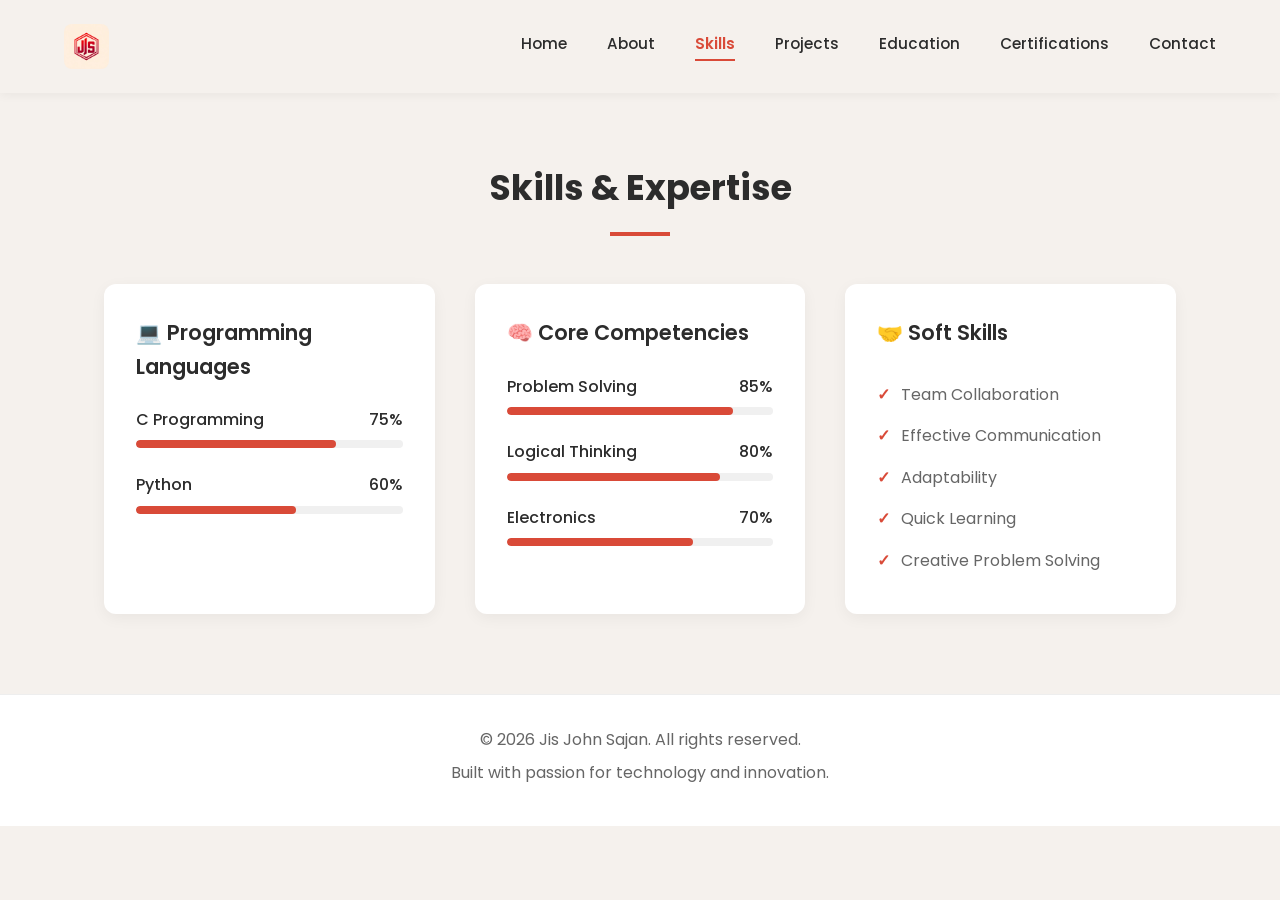
<file: skills.html>
<!DOCTYPE html>
<html lang="en">
<head>
    <meta charset="UTF-8">
    <meta name="viewport" content="width=device-width, initial-scale=1.0">
    <title>Jis John Sajan - Skills</title>
    <link href="https://fonts.googleapis.com/css2?family=Poppins:wght@300;400;500;600;700&display=swap" rel="stylesheet">
    <link rel="stylesheet" href="https://cdnjs.cloudflare.com/ajax/libs/font-awesome/6.4.0/css/all.min.css">
    <link rel="stylesheet" href="style.css">
</head>
<body>
    <header>
        <img src="logo.png" alt="JJS Logo" class="logo">
        <nav>
            <a href="index.html">Home</a>
            <a href="about.html">About</a>
            <a href="skills.html" class="active">Skills</a>
            <a href="projects.html">Projects</a>
            <a href="education.html">Education</a>
            <a href="certifications.html">Certifications</a>
            <a href="contact.html">Contact</a>
        </nav>
        <div class="menu-toggle">
            <span></span>
            <span></span>
            <span></span>
        </div>
    </header>

    <section id="skills">
        <h2 class="fade-in">Skills &amp; Expertise</h2>
        <div class="section-underline fade-in"></div>
        <div class="skills-grid">
            <div class="skill-category fade-in">
                <h3>💻 Programming Languages</h3>
                <div class="skill-item">
                    <div class="skill-header">
                        <span>C Programming</span>
                        <span>75%</span>
                    </div>
                    <div class="skill-bar">
                        <div class="skill-progress" style="width: 75%"></div>
                    </div>
                </div>
                <div class="skill-item">
                    <div class="skill-header">
                        <span>Python</span>
                        <span>60%</span>
                    </div>
                    <div class="skill-bar">
                        <div class="skill-progress" style="width: 60%"></div>
                    </div>
                </div>
            </div>

            <div class="skill-category fade-in">
                <h3>🧠 Core Competencies</h3>
                <div class="skill-item">
                    <div class="skill-header">
                        <span>Problem Solving</span>
                        <span>85%</span>
                    </div>
                    <div class="skill-bar">
                        <div class="skill-progress" style="width: 85%"></div>
                    </div>
                </div>
                <div class="skill-item">
                    <div class="skill-header">
                        <span>Logical Thinking</span>
                        <span>80%</span>
                    </div>
                    <div class="skill-bar">
                        <div class="skill-progress" style="width: 80%"></div>
                    </div>
                </div>
                <div class="skill-item">
                    <div class="skill-header">
                        <span>Electronics</span>
                        <span>70%</span>
                    </div>
                    <div class="skill-bar">
                        <div class="skill-progress" style="width: 70%"></div>
                    </div>
                </div>
            </div>

            <div class="skill-category fade-in">
                <h3>🤝 Soft Skills</h3>
                <ul class="skill-list">
                    <li>Team Collaboration</li>
                    <li>Effective Communication</li>
                    <li>Adaptability</li>
                    <li>Quick Learning</li>
                    <li>Creative Problem Solving</li>
                </ul>
            </div>
        </div>
    </section>

    <footer>
        <p>&copy; 2026 Jis John Sajan. All rights reserved.</p>
        <p>Built with passion for technology and innovation.</p>
    </footer>

    <script>
        const menuToggle = document.querySelector('.menu-toggle');
        const nav = document.querySelector('nav');
        menuToggle.addEventListener('click', () => { nav.classList.toggle('active'); });
        document.querySelectorAll('nav a').forEach(link => {
            link.addEventListener('click', () => { nav.classList.remove('active'); });
        });
        document.querySelectorAll('.fade-in').forEach(el => {
            const observer = new IntersectionObserver((entries) => {
                entries.forEach(entry => { if (entry.isIntersecting) entry.target.classList.add('visible'); });
            }, { threshold: 0.1 });
            observer.observe(el);
        });
    </script>
</body>
</html>
</file>
<file: style.css>
* {
    margin: 0;
    padding: 0;
    box-sizing: border-box;
}

:root {
    --primary: #d94a38;
    --dark: #2c2c2c;
    --light-bg: #f5f1ed;
    --text-gray: #666;
    --white: #ffffff;
}

body {
    font-family: 'Poppins', sans-serif;
    background: var(--light-bg);
    color: var(--dark);
    line-height: 1.6;
}

/* Header */
header {
    position: fixed;
    top: 0;
    left: 0;
    right: 0;
    padding: 1.5rem 5%;
    background: var(--light-bg);
    display: flex;
    justify-content: space-between;
    align-items: center;
    z-index: 1000;
    box-shadow: 0 2px 10px rgba(0,0,0,0.05);
}

.logo {
    width: 45px;
    height: 45px;
    border-radius: 8px;
    object-fit: contain;
}

nav {
    display: flex;
    gap: 2.5rem;
    transition: max-height 0.3s ease-in-out;
}

nav a {
    text-decoration: none;
    color: var(--dark);
    font-weight: 500;
    font-size: 0.95rem;
    transition: color 0.3s;
}

nav a:hover {
    color: var(--primary);
}

.menu-toggle {
    display: none;
    flex-direction: column;
    gap: 5px;
    cursor: pointer;
}

.menu-toggle span {
    width: 25px;
    height: 3px;
    background: var(--dark);
    transition: 0.3s;
}

/* Hero Section */
.hero {
    padding: 120px 5% 80px;
    text-align: center;
    max-width: 800px;
    margin: 0 auto;
}

.profile-image {
    width: 220px;
    height: 220px;
    border-radius: 50%;
    margin: 0 auto 2rem;
    object-fit: cover;
    border: 8px solid var(--primary);
    box-shadow: 0 10px 40px rgba(217, 74, 56, 0.2);
}

h1 {
    font-size: 2.8rem;
    font-weight: 700;
    margin-bottom: 0.5rem;
    color: var(--dark);
}

.title-underline {
    width: 80px;
    height: 4px;
    background: var(--primary);
    margin: 0 auto 1.5rem;
}

.subtitle {
    font-size: 1.1rem;
    color: var(--text-gray);
    margin-bottom: 1.5rem;
    font-weight: 400;
}

.tagline {
    font-size: 1rem;
    color: var(--dark);
    font-weight: 500;
    margin-bottom: 2rem;
}

.hero-description {
    font-size: 1rem;
    color: var(--text-gray);
    line-height: 1.8;
    margin-bottom: 2.5rem;
}

.cta-button {
    display: inline-flex;
    align-items: center;
    gap: 0.5rem;
    padding: 1rem 2.5rem;
    background: var(--primary);
    color: white;
    text-decoration: none;
    border-radius: 8px;
    font-weight: 600;
    font-size: 1rem;
    transition: all 0.3s;
    box-shadow: 0 4px 15px rgba(217, 74, 56, 0.3);
}

.cta-button:hover {
    background: #c23d2d;
    transform: translateY(-2px);
    box-shadow: 0 6px 20px rgba(217, 74, 56, 0.4);
}

.social-links {
    display: flex;
    gap: 1rem;
    justify-content: center;
    margin-top: 2rem;
}

.social-icon {
    width: 50px;
    height: 50px;
    border: 2px solid #ddd;
    border-radius: 8px;
    display: flex;
    align-items: center;
    justify-content: center;
    text-decoration: none;
    color: var(--dark);
    font-size: 1.5rem;
    transition: all 0.3s;
}

.social-icon:hover {
    border-color: var(--primary);
    color: var(--primary);
    transform: translateY(-3px);
}

/* Sections */
section {
    padding: 80px 5%;
    max-width: 1200px;
    margin: 0 auto;
}

section h2 {
    font-size: 2.2rem;
    font-weight: 700;
    margin-bottom: 1rem;
    color: var(--dark);
    text-align: center;
}

.section-underline {
    width: 60px;
    height: 4px;
    background: var(--primary);
    margin: 0 auto 3rem;
}

/* About Section */
.about-content {
    display: grid;
    grid-template-columns: 1fr 1fr;
    gap: 4rem;
    align-items: start;
}

.about-text p {
    margin-bottom: 1.2rem;
    color: var(--text-gray);
    line-height: 1.8;
}

.highlights-grid {
    display: grid;
    grid-template-columns: 1fr 1fr;
    gap: 1.5rem;
}

.highlight-card {
    background: white;
    padding: 1.5rem;
    border-radius: 12px;
    box-shadow: 0 4px 15px rgba(0,0,0,0.05);
    transition: transform 0.3s;
}

.highlight-card:hover {
    transform: translateY(-5px);
    box-shadow: 0 6px 20px rgba(0,0,0,0.1);
}

.highlight-icon {
    font-size: 2rem;
    margin-bottom: 0.5rem;
}

.highlight-card h4 {
    font-size: 1.1rem;
    font-weight: 600;
    color: var(--dark);
    margin-bottom: 0.5rem;
}

.highlight-card p {
    color: var(--text-gray);
    font-size: 0.9rem;
    line-height: 1.6;
    margin: 0;
}

/* Skills Section */
.skills-grid {
    display: grid;
    grid-template-columns: repeat(auto-fit, minmax(300px, 1fr));
    gap: 2.5rem;
}

.skill-category {
    background: white;
    padding: 2rem;
    border-radius: 12px;
    box-shadow: 0 4px 15px rgba(0,0,0,0.05);
}

.skill-category h3 {
    font-size: 1.3rem;
    margin-bottom: 1.5rem;
    color: var(--dark);
    font-weight: 600;
}

.skill-item {
    margin-bottom: 1.5rem;
}

.skill-header {
    display: flex;
    justify-content: space-between;
    margin-bottom: 0.5rem;
    font-weight: 500;
}

.skill-bar {
    width: 100%;
    height: 8px;
    background: #f0f0f0;
    border-radius: 10px;
    overflow: hidden;
}

.skill-progress {
    height: 100%;
    background: var(--primary);
    border-radius: 10px;
    transition: width 1s ease-out;
}

.skill-list {
    list-style: none;
}

.skill-list li {
    padding: 0.5rem 0;
    color: var(--text-gray);
    position: relative;
    padding-left: 1.5rem;
}

.skill-list li::before {
    content: "✓";
    position: absolute;
    left: 0;
    color: var(--primary);
    font-weight: 700;
}

/* Projects Section */
.project-card {
    background: white;
    padding: 3rem;
    border-radius: 12px;
    box-shadow: 0 4px 20px rgba(0,0,0,0.05);
    max-width: 700px;
    margin: 0 auto;
    transition: transform 0.3s;
}

.project-card:hover {
    transform: translateY(-5px);
}

.project-card h3 {
    font-size: 1.8rem;
    color: var(--dark);
    margin-bottom: 1rem;
    font-weight: 600;
}

.project-card p {
    color: var(--text-gray);
    margin-bottom: 1rem;
    line-height: 1.8;
}

.tech-tags {
    display: flex;
    flex-wrap: wrap;
    gap: 0.8rem;
    margin-top: 1.5rem;
}

.tech-tag {
    padding: 0.5rem 1rem;
    background: #f5f1ed;
    color: var(--dark);
    border-radius: 20px;
    font-size: 0.85rem;
    font-weight: 500;
}

/* Education Section */
.timeline {
    max-width: 700px;
    margin: 0 auto;
}

.timeline-item {
    background: white;
    padding: 2rem;
    border-radius: 12px;
    margin-bottom: 2rem;
    border-left: 4px solid var(--primary);
    box-shadow: 0 4px 15px rgba(0,0,0,0.05);
}

.timeline-item h3 {
    font-size: 1.4rem;
    color: var(--dark);
    margin-bottom: 0.5rem;
}

.timeline-year {
    color: var(--primary);
    font-weight: 600;
    margin-bottom: 0.5rem;
    display: block;
}

.timeline-item p {
    color: var(--text-gray);
    line-height: 1.8;
}

/* Certifications */
.cert-grid {
    display: grid;
    grid-template-columns: repeat(2, 1fr);
    gap: 1.5rem;
    max-width: 900px;
    margin: 0 auto;
}

@media (max-width: 768px) {
    .cert-grid {
        grid-template-columns: 1fr;
    }
}

.cert-card {
    background: white;
    border-radius: 12px;
    box-shadow: 0 4px 15px rgba(0,0,0,0.05);
    overflow: hidden;
    transition: transform 0.3s;
}

.cert-card:hover {
    transform: translateY(-5px);
    box-shadow: 0 8px 25px rgba(0,0,0,0.1);
}

.cert-card img {
    width: 100%;
    height: auto;
    display: block;
}

.cert-card .cert-info {
    padding: 1.5rem;
    text-align: center;
}

.cert-card strong {
    display: block;
    color: var(--primary);
    font-size: 1.1rem;
    margin-bottom: 0.5rem;
}

.cert-card p {
    color: var(--text-gray);
    font-size: 0.95rem;
}

/* Contact Section */
.contact-content {
    text-align: center;
    max-width: 600px;
    margin: 0 auto;
}

.contact-content p {
    color: var(--text-gray);
    margin-bottom: 2rem;
    line-height: 1.8;
}

.contact-links {
    display: flex;
    justify-content: center;
    gap: 1.5rem;
    flex-wrap: wrap;
}

.contact-card {
    background: white;
    padding: 2rem 2.5rem;
    border-radius: 16px;
    text-decoration: none;
    color: var(--dark);
    box-shadow: 0 4px 15px rgba(0,0,0,0.06);
    transition: all 0.3s;
    display: flex;
    flex-direction: column;
    align-items: center;
    justify-content: center;
    text-align: center;
    min-width: 200px;
    border-left: 4px solid transparent;
}

.contact-card:hover {
    transform: translateY(-5px);
    box-shadow: 0 10px 30px rgba(217, 74, 56, 0.12);
    border-left: 4px solid var(--primary);
}

.contact-icon-wrap {
    width: 56px;
    height: 56px;
    border-radius: 50%;
    background: #f5f1ed;
    display: flex;
    align-items: center;
    justify-content: center;
    margin-bottom: 1rem;
    transition: background 0.3s;
}

.contact-card:hover .contact-icon-wrap {
    background: rgba(217, 74, 56, 0.1);
}

.contact-card .contact-label {
    font-size: 0.8rem;
    font-weight: 600;
    text-transform: uppercase;
    letter-spacing: 0.08em;
    color: var(--text-gray);
    margin-bottom: 0.3rem;
}

.contact-card .contact-value {
    font-size: 0.95rem;
    font-weight: 600;
    color: var(--dark);
    word-break: break-all;
}

/* Footer */
footer {
    background: white;
    padding: 2rem 5%;
    text-align: center;
    color: var(--text-gray);
    border-top: 1px solid #eee;
}

footer p {
    margin-bottom: 0.5rem;
}

/* Responsive */
@media (max-width: 968px) {
    nav {
        position: absolute;
        top: 100%;
        left: 0;
        right: 0;
        background: var(--light-bg);
        flex-direction: column;
        gap: 0;
        box-shadow: 0 4px 6px rgba(0,0,0,0.1);
        max-height: 0;
        overflow: hidden;
        opacity: 0;
        transition: max-height 0.4s ease-in-out, opacity 0.3s ease-in-out;
    }

    nav.active {
        max-height: 400px;
        opacity: 1;
    }

    nav a {
        padding: 1rem 5%;
        border-bottom: 1px solid #eee;
    }

    nav a:hover {
        background: #f0f0f0;
    }

    .menu-toggle {
        display: flex;
    }

    h1 {
        font-size: 2.2rem;
    }

    .about-content {
        grid-template-columns: 1fr;
        gap: 3rem;
    }

    .skills-grid {
        grid-template-columns: 1fr;
    }

    .highlights-grid {
        grid-template-columns: 1fr;
    }
}

@media (max-width: 640px) {
    .profile-image {
        width: 180px;
        height: 180px;
    }

    section {
        padding: 60px 5%;
    }

    .contact-links {
        flex-direction: column;
        align-items: center;
    }

    .contact-card {
        width: 100%;
        max-width: 320px;
    }
}

/* Smooth Animations */
.fade-in {
    opacity: 0;
    transform: translateY(20px);
    transition: opacity 0.6s ease-out, transform 0.6s ease-out;
}

.fade-in.visible {
    opacity: 1;
    transform: translateY(0);
}


/* Active nav link */
nav a.active {
    color: var(--primary);
    font-weight: 600;
    border-bottom: 2px solid var(--primary);
    padding-bottom: 2px;
}

/* Extra top padding for inner pages so heading clears the fixed header */
#about, #skills, #projects, #education, #certifications, #contact {
    padding-top: 160px;
}

#projects {
    padding-bottom: 40px;
    /* Less bottom padding to reduce space after projects */
}

/* Coming Soon / Add More Tiles */
.coming-soon-grid {
    display: grid;
    grid-template-columns: repeat(auto-fit, minmax(260px, 1fr));
    gap: 1.5rem;
    margin-top: 1rem;
}

.coming-soon-tile {
    background: white;
    border-radius: 12px;
    padding: 2rem;
    box-shadow: 0 4px 15px rgba(0,0,0,0.05);
    border: 2px dashed #e0d9d3;
    display: flex;
    flex-direction: column;
    align-items: center;
    justify-content: center;
    gap: 0.8rem;
    transition: transform 0.3s, box-shadow 0.3s;
    min-height: 180px;
    text-align: center;
}

.coming-soon-tile:hover {
    transform: translateY(-5px);
    box-shadow: 0 8px 25px rgba(0,0,0,0.08);
}

.add-more-tile {
    border: 2px dashed #d4cdc4;
}

.add-more-icon {
    font-size: 3rem;
    color: var(--primary);
    font-weight: 300;
    line-height: 1;
}

.add-more-tile h4 {
    font-size: 1.2rem;
    font-weight: 600;
    color: var(--dark);
    margin: 0;
}

.add-more-tile p {
    color: var(--text-gray);
    font-size: 0.95rem;
    margin: 0;
}

.coming-soon-icon {
    font-size: 2.2rem;
}

.coming-soon-tile h4 {
    font-size: 1.1rem;
    font-weight: 600;
    color: var(--dark);
    margin: 0;
}

.coming-soon-tile p {
    color: var(--text-gray);
    font-size: 0.9rem;
    line-height: 1.6;
    margin: 0;
}

.coming-soon-badge {
    display: inline-block;
    margin-top: 0.5rem;
    padding: 0.3rem 0.9rem;
    background: rgba(217, 74, 56, 0.08);
    color: var(--primary);
    border-radius: 20px;
    font-size: 0.78rem;
    font-weight: 600;
    letter-spacing: 0.04em;
    width: fit-content;
}

/* Project Link Cards */
.project-link-card {
    display: flex;
    align-items: center;
    gap: 1rem;
    background: white;
    padding: 1rem 1.5rem;
    border-radius: 10px;
    box-shadow: 0 4px 15px rgba(0,0,0,0.05);
    text-decoration: none;
    color: var(--dark);
    transition: all 0.3s;
    border: 2px solid transparent;
}

.project-link-card:hover {
    transform: translateY(-3px);
    box-shadow: 0 6px 20px rgba(0,0,0,0.1);
    border: 2px solid var(--primary);
}

.project-link-img {
    width: 50px;
    height: 50px;
    object-fit: cover;
    border-radius: 8px;
    background: #f5f1ed;
}

.project-link-text strong {
    display: block;
    font-size: 0.95rem;
    font-weight: 600;
    color: var(--dark);
    margin-bottom: 0.2rem;
}

.project-link-text p {
    font-size: 0.85rem;
    color: var(--text-gray);
    margin: 0;
}

/* Secondary CTA Button (for Resume) */
.cta-button-secondary {
    background: white;
    color: var(--primary);
    border: 2px solid var(--primary);
}

.cta-button-secondary:hover {
    background: var(--primary);
    color: white;
    border: 2px solid var(--primary);
}
</file>
